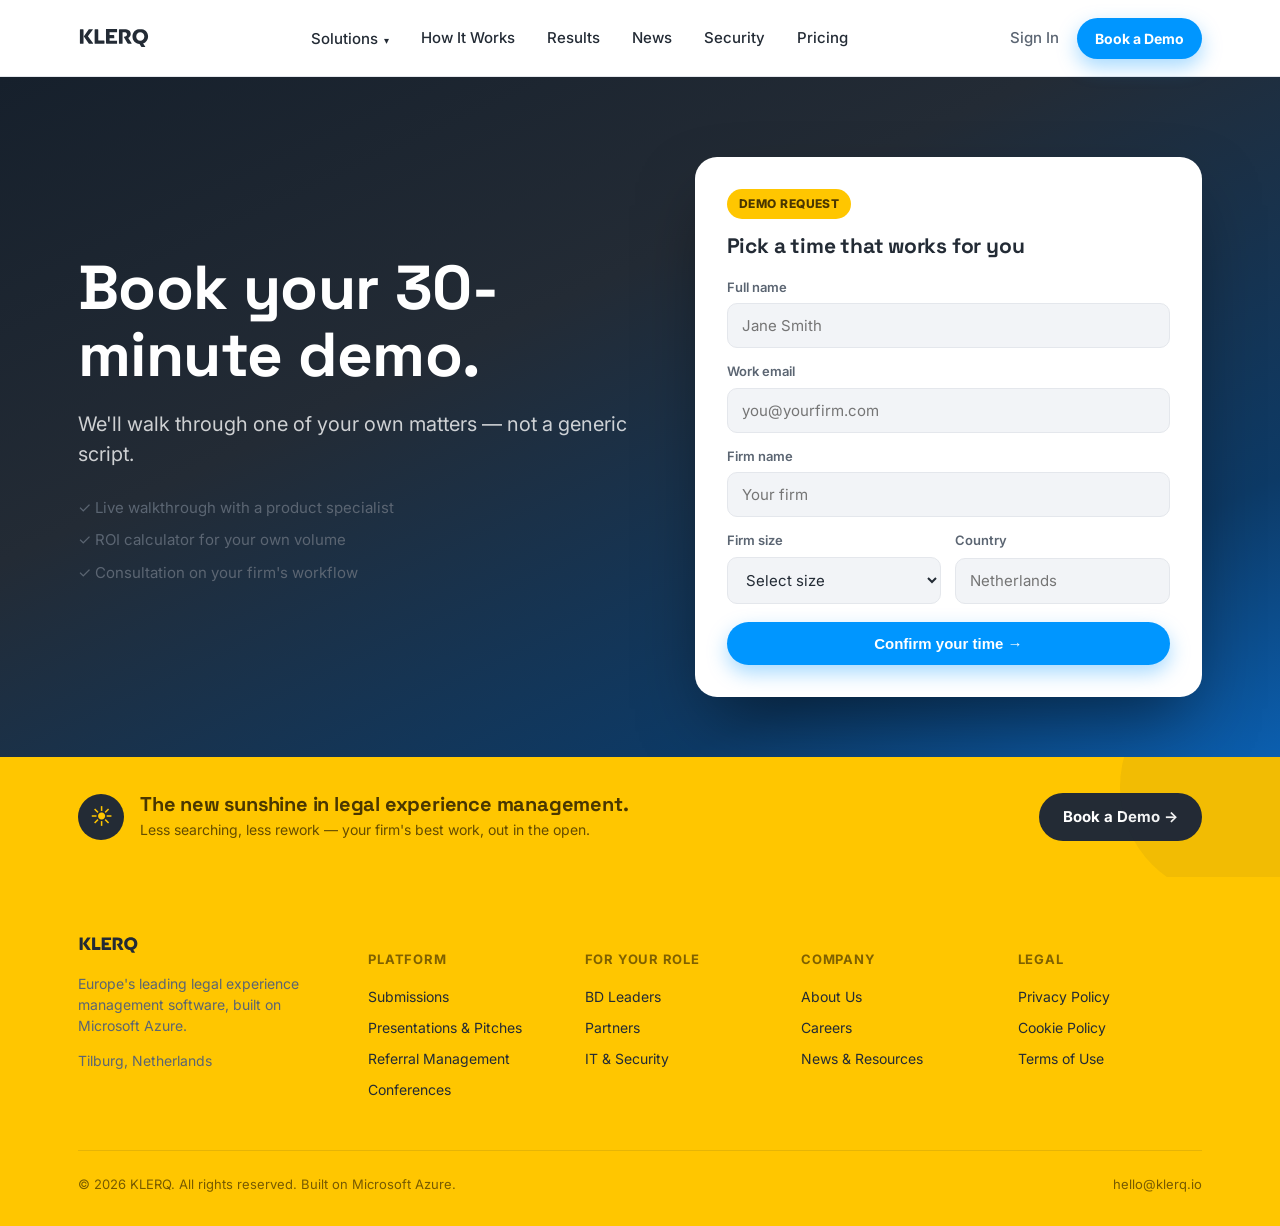
<file: book-a-demo.html>
<!doctype html>
<html lang="en">
<head>
<meta charset="UTF-8" />
<meta name="viewport" content="width=device-width, initial-scale=1.0" />
<title>Book a Demo | KLERQ</title>
<link rel="stylesheet" href="styles.css" />

</head>
<body>

<header class="site-header">
  <div class="wrap">
    <a href="index.html" class="logo"><img src="assets/klerq-logo.svg" alt="KLERQ" /></a>
    <nav class="nav">
      <div class="navlink-dropdown">
        <a class="navlink dropdown-trigger" href="solutions.html">Solutions <span class="caret">▾</span></a>
        <div class="dropdown-menu">
          <a href="solutions.html">All Solutions</a>
          <a href="solutions-submissions.html">Submissions</a>
          <a href="solutions-presentations.html">Presentations &amp; Pitches</a>
          <a href="solutions-referrals.html">Referral Management</a>
          <a href="solutions-conferences.html">Conferences</a>
        </div>
      </div>
      <a class="navlink" href="how-it-works.html">How It Works</a>
      <a class="navlink" href="results.html">Results</a>
      <a class="navlink" href="news.html">News</a>
      <a class="navlink" href="security.html">Security</a>
      <a class="navlink" href="pricing.html">Pricing</a>
    </nav>
    <div class="header-actions">
      <a class="signin" href="#">Sign In</a>
      <a class="btn btn-primary btn-sm" href="book-a-demo.html">Book a Demo</a>
      <button class="nav-toggle" aria-label="Open menu" aria-expanded="false"><span></span><span></span><span></span></button>
    </div>
  </div>
</header>
<div class="mobile-nav">
  <div class="wrap">
    <a href="solutions.html">Solutions</a>
    <a href="solutions-submissions.html" class="mobile-sub">Submissions</a>
    <a href="solutions-presentations.html" class="mobile-sub">Presentations &amp; Pitches</a>
    <a href="solutions-referrals.html" class="mobile-sub">Referral Management</a>
    <a href="solutions-conferences.html" class="mobile-sub">Conferences</a>
    <a href="how-it-works.html">How It Works</a>
    <a href="results.html">Results</a>
    <a href="news.html">News</a>
    <a href="security.html">Security</a>
    <a href="pricing.html">Pricing</a>
    <a href="#">Sign In</a>
    <a href="book-a-demo.html" class="mobile-cta">Book a Demo →</a>
  </div>
</div>


<section class="hero" style="padding-bottom:60px">
  <div class="wrap hero-grid">
    <div>
      <h1>Book your 30-minute demo.</h1>
      <p class="sub">We'll walk through one of your own matters — not a generic script.</p>
      <ul style="margin-top:28px;padding:0;list-style:none;font-size:15px;color:var(--text-soft)">
        <li style="margin-bottom:10px">✓ Live walkthrough with a product specialist</li>
        <li style="margin-bottom:10px">✓ ROI calculator for your own volume</li>
        <li style="margin-bottom:10px">✓ Consultation on your firm's workflow</li>
      </ul>
    </div>
    <form class="demo-form" onsubmit="return false">
      <span class="demo-form-badge">Demo request</span>
      <h3>Pick a time that works for you</h3>
      <label>Full name<input type="text" placeholder="Jane Smith" required /></label>
      <label>Work email<input type="email" placeholder="you@yourfirm.com" required /></label>
      <label>Firm name<input type="text" placeholder="Your firm" required /></label>
      <div class="demo-form-row">
        <label>Firm size
          <select required>
            <option value="" disabled selected>Select size</option>
            <option>1–20 lawyers</option>
            <option>21–100 lawyers</option>
            <option>101–500 lawyers</option>
            <option>500+ lawyers</option>
          </select>
        </label>
        <label>Country<input type="text" placeholder="Netherlands" required /></label>
      </div>
      <button class="btn btn-primary demo-form-submit" type="submit">Confirm your time →</button>
    </form>
  </div>
</section>

<div class="sunshine-band">
  <div class="wrap">
    <div class="sun-copy">
      <div class="sun-ico">☀</div>
      <div>
        <h3>The new sunshine in legal experience management.</h3>
        <p>Less searching, less rework — your firm's best work, out in the open.</p>
      </div>
    </div>
    <a class="btn btn-navy" href="book-a-demo.html">Book a Demo →</a>
  </div>
</div>
<footer>
  <div class="wrap">
    <div class="footer-grid">
      <div>
        <img src="assets/klerq-logo.svg" alt="KLERQ" style="height:24px;margin-bottom:16px" />
        <p style="color:var(--text-soft)">Europe's leading legal experience management software, built on Microsoft Azure.</p>
        <p style="color:var(--text-soft)">Tilburg, Netherlands</p>
      </div>
      <div>
        <h4>Platform</h4>
        <a href="solutions-submissions.html">Submissions</a>
        <a href="solutions-presentations.html">Presentations &amp; Pitches</a>
        <a href="solutions-referrals.html">Referral Management</a>
        <a href="solutions-conferences.html">Conferences</a>
      </div>
      <div>
        <h4>For your role</h4>
        <a href="for-bd-leaders.html">BD Leaders</a>
        <a href="for-partners.html">Partners</a>
        <a href="security.html">IT &amp; Security</a>
      </div>
      <div>
        <h4>Company</h4>
        <a href="#">About Us</a>
        <a href="#">Careers</a>
        <a href="news.html">News &amp; Resources</a>
      </div>
      <div>
        <h4>Legal</h4>
        <a href="#">Privacy Policy</a>
        <a href="#">Cookie Policy</a>
        <a href="#">Terms of Use</a>
      </div>
    </div>
    <div class="footer-bottom">
      <span>© 2026 KLERQ. All rights reserved. Built on Microsoft Azure.</span>
      <span>hello@klerq.io</span>
    </div>
  </div>
</footer>

<script src="nav.js" defer></script>
<script src="animate.js" defer></script>
</body>
</html>
</file>
<file: styles.css>
@import url('https://fonts.googleapis.com/css2?family=Space+Grotesk:wght@500;600;700&family=Inter:wght@400;500;600;700&display=swap');

:root {
  --navy: #232B35;
  --blue: #0096FF;
  --blue-dark: #0B5FB0;
  --yellow: #FFC600;
  --yellow-soft: #FFEEA7;
  --yellow-ink: #4A3700;
  --white: #FFFFFF;
  --grey-bg: #F2F4F7;
  --grey-line: #E4E7EC;
  --text-soft: #5B6572;
  --radius: 20px;
  --radius-sm: 12px;
  --maxw: 1180px;
}

* { box-sizing: border-box; }
html { scroll-behavior: smooth; }
body {
  margin: 0;
  font-family: 'Inter', -apple-system, sans-serif;
  color: var(--navy);
  background: var(--white);
  line-height: 1.5;
}
h1, h2, h3, .display {
  font-family: 'Space Grotesk', sans-serif;
  color: var(--navy);
  line-height: 1.08;
  letter-spacing: -0.01em;
  margin: 0;
}
a { text-decoration: none; color: inherit; }
img { max-width: 100%; display: block; }
.wrap { max-width: var(--maxw); margin: 0 auto; padding: 0 28px; }
.eyebrow {
  display: inline-flex;
  align-items: center;
  gap: 8px;
  font-size: 13px;
  font-weight: 700;
  letter-spacing: 0.08em;
  text-transform: uppercase;
  color: var(--blue-dark);
  margin-bottom: 14px;
}
.eyebrow::before {
  content: "";
  width: 8px; height: 8px;
  border-radius: 2px;
  background: var(--blue);
  display: inline-block;
}

/* ---------- Header ---------- */
.site-header {
  position: sticky;
  top: 0;
  z-index: 50;
  background: rgba(255,255,255,0.88);
  backdrop-filter: blur(10px);
  border-bottom: 1px solid var(--grey-line);
}
.site-header .wrap {
  display: flex;
  align-items: center;
  justify-content: space-between;
  height: 76px;
}
.logo img { height: 28px; width: auto; }
.nav {
  display: flex;
  align-items: center;
  gap: 4px;
}
.nav a.navlink {
  font-size: 15px;
  font-weight: 500;
  color: var(--navy);
  position: relative;
  padding: 8px 14px;
  border-radius: 999px;
  transition: background .15s ease, color .15s ease;
}
.nav a.navlink:hover { color: var(--blue-dark); background: rgba(0,150,255,0.08); }
.header-actions { display: flex; align-items: center; gap: 18px; }

/* ---------- Nav dropdown ---------- */
.navlink-dropdown { position: relative; }
.navlink-dropdown .caret { display: inline-block; font-size: 10px; margin-left: 2px; transition: transform .2s ease; }
.navlink-dropdown:hover .caret, .navlink-dropdown.open .caret { transform: rotate(180deg); }
.dropdown-menu {
  position: absolute;
  top: calc(100% + 10px);
  left: 50%;
  transform: translate(-50%, 8px);
  background: var(--white);
  border-radius: var(--radius-sm);
  box-shadow: 0 20px 44px rgba(35,43,53,0.18);
  padding: 8px;
  min-width: 230px;
  display: flex;
  flex-direction: column;
  gap: 2px;
  opacity: 0;
  visibility: hidden;
  pointer-events: none;
  transition: opacity .18s ease, transform .18s ease;
  z-index: 60;
}
.navlink-dropdown:hover .dropdown-menu,
.navlink-dropdown.open .dropdown-menu {
  opacity: 1;
  visibility: visible;
  pointer-events: auto;
  transform: translate(-50%, 0);
}
.dropdown-menu a {
  padding: 10px 14px;
  border-radius: 8px;
  font-size: 14px;
  font-weight: 600;
  color: var(--navy);
  white-space: nowrap;
  transition: background .15s ease, color .15s ease;
}
.dropdown-menu a:hover { background: var(--grey-bg); color: var(--blue-dark); }
.mobile-nav a.mobile-sub { padding-left: 24px; font-size: 14px; color: var(--text-soft); }

/* ---------- Mobile nav ---------- */
.nav-toggle {
  display: none;
  flex-direction: column;
  justify-content: center;
  gap: 5px;
  width: 38px; height: 38px;
  border-radius: 10px;
  border: 1px solid var(--grey-line);
  background: var(--white);
  cursor: pointer;
  padding: 0;
}
.nav-toggle span {
  display: block;
  width: 18px; height: 2px;
  margin: 0 auto;
  background: var(--navy);
  border-radius: 2px;
  transition: transform .2s ease, opacity .2s ease;
}
.nav-toggle.is-open span:nth-child(1) { transform: translateY(7px) rotate(45deg); }
.nav-toggle.is-open span:nth-child(2) { opacity: 0; }
.nav-toggle.is-open span:nth-child(3) { transform: translateY(-7px) rotate(-45deg); }
.mobile-nav {
  display: none;
  max-height: 0;
  overflow: hidden;
  background: var(--white);
  border-bottom: 1px solid var(--grey-line);
  transition: max-height .25s ease;
}
.mobile-nav.is-open { max-height: min(600px, 80vh); overflow-y: auto; }
.mobile-nav .wrap { display: flex; flex-direction: column; padding: 8px 28px 20px; }
.mobile-nav a {
  padding: 13px 0;
  font-size: 16px;
  font-weight: 600;
  color: var(--navy);
  border-bottom: 1px solid var(--grey-line);
}
.mobile-nav a.mobile-cta { color: var(--blue-dark); }
.header-actions .signin { font-size: 15px; font-weight: 500; color: var(--text-soft); }

/* ---------- Buttons ---------- */
.btn {
  display: inline-flex;
  align-items: center;
  gap: 8px;
  font-weight: 700;
  font-size: 15px;
  padding: 13px 24px;
  border-radius: 999px;
  border: none;
  cursor: pointer;
  transition: transform .15s ease, box-shadow .15s ease;
  white-space: nowrap;
}
.btn-primary {
  background: var(--blue);
  color: var(--white);
  box-shadow: 0 8px 20px rgba(0,150,255,0.35);
}
.btn-primary:hover { transform: translateY(-2px); box-shadow: 0 12px 26px rgba(0,150,255,0.45); }
.btn-ghost {
  background: transparent;
  color: var(--navy);
  border: 1.5px solid var(--grey-line);
}
.btn-ghost:hover { border-color: var(--navy); }
.btn-on-dark { background: var(--white); color: var(--navy); }
.btn-sm { padding: 10px 18px; font-size: 14px; }

/* ---------- Hero ---------- */
.hero {
  position: relative;
  overflow: hidden;
  padding: 80px 0 100px;
  background: linear-gradient(155deg, #16202c 0%, var(--navy) 38%, #0d3a66 78%, var(--blue-dark) 100%);
  color: var(--white);
  isolation: isolate;
}
.hero-blob {
  position: absolute;
  border-radius: 50%;
  filter: blur(70px);
  opacity: 0.55;
  z-index: -1;
  animation: blobDrift 16s ease-in-out infinite alternate;
}
.hero-blob-1 { width: 480px; height: 480px; background: var(--blue); top: -160px; left: -120px; animation-duration: 18s; }
.hero-blob-2 { width: 380px; height: 380px; background: var(--yellow); bottom: -140px; left: 30%; opacity: 0.35; animation-duration: 22s; animation-delay: -4s; }
.hero-blob-3 { width: 420px; height: 420px; background: #4ac6ff; top: 10%; right: -160px; opacity: 0.4; animation-duration: 20s; animation-delay: -9s; }
@keyframes blobDrift {
  0% { transform: translate(0, 0) scale(1); }
  50% { transform: translate(40px, -30px) scale(1.12); }
  100% { transform: translate(-30px, 25px) scale(0.95); }
}
.hero-wave { position: absolute; left: 0; right: 0; bottom: -1px; line-height: 0; z-index: 1; }
.hero-wave svg { width: 100%; height: auto; display: block; }
.hero-grid {
  display: grid;
  grid-template-columns: 1.05fr 0.95fr;
  gap: 56px;
  align-items: center;
  position: relative;
  z-index: 2;
}
.hero-badge {
  display: inline-flex;
  align-items: center;
  gap: 12px;
  color: var(--yellow);
  font-size: 24px;
  font-weight: 800;
  letter-spacing: 0.01em;
  margin-bottom: 28px;
}
.hero-badge .badge-ico {
  width: 34px; height: 34px;
  border-radius: 50%;
  background: var(--yellow);
  color: var(--yellow-ink);
  display: inline-flex; align-items: center; justify-content: center;
  font-size: 17px;
  flex: none;
}
.hero-grid .hero-badge { margin-bottom: 22px; }
.hero h1 {
  font-size: 62px;
  font-weight: 700;
  color: var(--white);
}
.hero h1 .hl {
  background: linear-gradient(104deg, rgba(255,198,0,0) 0.9%, rgba(255,198,0,.92) 2.4%, rgba(255,198,0,.92) 97%, rgba(255,198,0,0) 98%);
  color: var(--navy);
  padding: 0 6px;
  border-radius: 4px;
  box-decoration-break: clone;
  -webkit-box-decoration-break: clone;
}
.hero .sub {
  font-size: 20px;
  color: rgba(255,255,255,0.78);
  max-width: 560px;
  margin-top: 20px;
}
.hero-ctas { display: flex; align-items: center; gap: 22px; margin-top: 32px; flex-wrap: wrap; }
.watch-link { display: inline-flex; align-items: center; gap: 10px; font-weight: 600; font-size: 15px; color: var(--white); }
.watch-link .play {
  width: 34px; height: 34px; border-radius: 50%;
  background: var(--yellow); color: var(--navy);
  display: inline-flex; align-items: center; justify-content: center;
  font-size: 12px;
}
@keyframes heroRise { from { opacity: 0; transform: translateY(18px); } to { opacity: 1; transform: translateY(0); } }
@keyframes heroFadeIn { from { opacity: 0; } to { opacity: 1; } }
.hero-badge, .hero h1, .hero .sub, .hero-ctas { animation: heroRise .7s ease both; }
.hero-badge { animation-delay: .05s; }
.hero h1 { animation-delay: .15s; }
.hero .sub { animation-delay: .28s; }
.hero-ctas { animation-delay: .4s; }
.hero-grid .hero-photo { animation: floatSlow3 6.5s ease-in-out infinite, heroFadeIn .8s ease .25s both; }
@media (prefers-reduced-motion: reduce) {
  .hero-badge, .hero h1, .hero .sub, .hero-ctas { animation: none; }
}
@media (prefers-reduced-motion: reduce) {
  .hero-blob { animation: none !important; }
}

/* ---------- Compact client logo strip ---------- */
.logo-strip { padding: 44px 0; }
.logo-strip .strip-label {
  text-align: center;
  font-size: 12px;
  font-weight: 700;
  letter-spacing: 0.08em;
  text-transform: uppercase;
  color: var(--text-soft);
  margin-bottom: 28px;
}
.logo-strip .strip-row {
  display: flex;
  align-items: center;
  justify-content: center;
  flex-wrap: wrap;
  gap: 48px;
  row-gap: 20px;
}
.logo-strip .mark {
  display: inline-flex;
  align-items: center;
  gap: 8px;
  font-family: 'Space Grotesk', sans-serif;
  font-weight: 700;
  font-size: 23px;
  color: var(--navy);
  opacity: 0.85;
  transition: opacity .2s ease, transform .2s ease;
  letter-spacing: -0.01em;
  white-space: nowrap;
}
.logo-strip .mark:hover { opacity: 1; transform: translateY(-2px); }
.logo-strip .mark .ring {
  width: 22px; height: 22px;
  border-radius: 50%;
  border: 2.5px solid currentColor;
  flex-shrink: 0;
}
.logo-strip .mark .txt { display: flex; flex-direction: column; line-height: 1.05; }
.logo-strip .mark .sub { display: block; font-size: 9px; font-weight: 700; letter-spacing: 0.16em; opacity: 0.65; margin-top: 2px; }
.logo-strip .mark.serif { font-family: 'Georgia', 'Times New Roman', serif; font-weight: 400; font-style: italic; font-size: 24px; }
.logo-strip .mark.condensed { font-stretch: condensed; letter-spacing: -0.02em; }
.logo-strip .mark.accent-red { color: #C8272C; opacity: 1; }
.logo-strip .mark.lower { text-transform: lowercase; font-weight: 800; }

/* ---------- Generic section ---------- */
section { padding: 60px 0; }
.section-head { max-width: 640px; margin-bottom: 32px; }
.section-head h2 { font-size: 34px; font-weight: 700; }
.section-head p { color: var(--text-soft); font-size: 17px; margin-top: 14px; }
.section-grey {
  background:
    radial-gradient(640px 320px at 100% 0%, rgba(0,150,255,0.07), transparent 60%),
    radial-gradient(520px 280px at 0% 100%, rgba(255,238,167,0.35), transparent 60%),
    var(--grey-bg);
}
.section-tint {
  background:
    radial-gradient(700px 360px at 0% 0%, rgba(0,150,255,0.08), transparent 55%),
    var(--white);
}

/* ---------- Workflow steps (connected timeline, not boxes) ---------- */
.flow-row {
  display: grid;
  grid-template-columns: repeat(4, 1fr);
  gap: 20px;
  position: relative;
  padding-top: 8px;
}
.flow-row::before {
  content: "";
  position: absolute;
  top: 28px;
  left: 12.5%;
  right: 12.5%;
  height: 2px;
  background: repeating-linear-gradient(90deg, var(--grey-line) 0 10px, transparent 10px 18px);
  z-index: 0;
}
.flow-step {
  background: transparent;
  border: none;
  padding: 0 14px;
  position: relative;
  text-align: center;
  z-index: 1;
}
.flow-step .num {
  width: 48px; height: 48px;
  border-radius: 50%;
  background: var(--navy);
  color: var(--white);
  display: flex; align-items: center; justify-content: center;
  font-weight: 700; font-size: 16px;
  margin: 0 auto 18px;
  box-shadow: 0 0 0 6px var(--white);
  transition: transform .2s ease, background .2s ease;
}
.flow-step:nth-child(2) .num { background: var(--blue); }
.flow-step:nth-child(3) .num { background: var(--blue-dark); }
.flow-step:nth-child(4) .num { background: var(--yellow); color: var(--yellow-ink); }
.flow-step:hover .num { transform: scale(1.1) rotate(-6deg); }
.flow-step h3 { font-size: 17px; margin-bottom: 8px; }
.flow-step p { font-size: 14px; color: var(--text-soft); margin: 0; }
.flow-note { font-size: 13px; color: var(--text-soft); margin-top: 28px; font-style: italic; text-align: center; }
@media (max-width: 900px) {
  .flow-row::before { display: none; }
}

/* ---------- Pillars ---------- */
.pillars {
  display: grid;
  grid-template-columns: repeat(4, 1fr);
  gap: 20px;
}
.pillars.pillars-3 { grid-template-columns: repeat(3, 1fr); }
.pillar-card {
  border-radius: var(--radius);
  padding: 30px 24px;
  background: var(--white);
  border: none;
  box-shadow: 0 2px 16px rgba(35,43,53,0.06);
  transition: transform .25s ease, box-shadow .25s ease;
}
.pillar-card:nth-child(odd) { transform: translateY(-10px); }
.pillar-card:hover { transform: translateY(-16px) rotate(-1deg); box-shadow: 0 24px 46px rgba(35,43,53,0.14); }
.pillar-card:nth-child(odd):hover { transform: translateY(-24px) rotate(1deg); }
.pillar-card .ico {
  width: 54px; height: 54px;
  border-radius: 42% 58% 65% 35% / 55% 45% 55% 45%;
  display: flex; align-items: center; justify-content: center;
  margin-bottom: 18px; font-size: 22px; color: var(--white);
  transition: border-radius .3s ease;
}
.pillar-card:hover .ico { border-radius: 60% 40% 35% 65% / 45% 55% 45% 55%; }
.pillar-card h3 { font-size: 18px; margin-bottom: 8px; }
.pillar-card p { font-size: 14px; color: var(--text-soft); margin-bottom: 16px; }
.pillar-card .explore { font-weight: 700; font-size: 14px; color: var(--blue-dark); }
.sub-features { list-style: none; margin: 0 0 16px; padding: 0; }
.sub-features li { font-size: 13px; color: var(--text-soft); padding-left: 18px; position: relative; margin-bottom: 6px; }
.sub-features li::before { content: "✓"; position: absolute; left: 0; color: var(--blue-dark); font-weight: 700; font-size: 12px; }

/* ---------- Differentiators ("not just another platform") ---------- */
.diff-card { text-align: left; }
.diff-card .diff-num {
  width: 40px; height: 40px;
  border-radius: 12px;
  background: var(--navy);
  color: var(--yellow);
  display: flex; align-items: center; justify-content: center;
  font-weight: 700; font-size: 17px;
  margin-bottom: 16px;
  font-family: 'Space Grotesk', sans-serif;
}
.diff-card h3 { font-size: 18px; margin-bottom: 8px; }
.diff-card p { font-size: 14px; color: var(--text-soft); margin: 0; }

/* ---------- Split section: two bold colour panels, not a plain list ---------- */
.split-grid {
  display: grid;
  grid-template-columns: 1fr 1fr;
  gap: 24px;
  align-items: stretch;
}
.split-panel {
  border-radius: 28px;
  padding: 48px 40px;
  position: relative;
  overflow: hidden;
}
.split-panel.light {
  background: var(--white);
  box-shadow: 0 2px 20px rgba(35,43,53,0.07);
}
.split-panel.dark {
  background: linear-gradient(150deg, var(--navy) 0%, #15386b 100%);
  color: var(--white);
}
.split-panel.dark::after {
  content: "";
  position: absolute;
  right: -60px; bottom: -80px;
  width: 220px; height: 220px;
  border-radius: 50%;
  background: rgba(0,150,255,0.18);
  filter: blur(10px);
}
.split-panel h3 {
  font-size: 26px;
  font-weight: 700;
  margin-bottom: 6px;
  position: relative;
  z-index: 1;
}
.split-panel.dark h3 { color: var(--white); }
.split-panel .split-sub {
  font-size: 14px;
  color: var(--text-soft);
  margin-bottom: 30px;
  position: relative;
  z-index: 1;
}
.split-panel.dark .split-sub { color: rgba(255,255,255,0.65); }

.compact-list { display: flex; flex-direction: column; gap: 6px; position: relative; z-index: 1; }
.compact-item {
  display: flex;
  align-items: flex-start;
  gap: 16px;
  padding: 14px;
  border-radius: 16px;
  margin: 0 -14px;
  transition: background .2s ease, transform .2s ease;
}
.light .compact-item:hover { background: var(--grey-bg); transform: translateX(4px); }
.dark .compact-item:hover { background: rgba(255,255,255,0.08); transform: translateX(4px); }
.ico-sm {
  width: 42px; height: 42px;
  border-radius: 40% 60% 60% 40% / 55% 45% 55% 45%;
  display: flex; align-items: center; justify-content: center;
  color: var(--white);
  font-size: 18px;
  font-weight: 700;
  flex-shrink: 0;
  font-family: 'Space Grotesk', sans-serif;
  transition: border-radius .3s ease;
}
.compact-item:hover .ico-sm { border-radius: 60% 40% 35% 65% / 45% 55% 45% 55%; }
.dark .ico-sm {
  background: transparent !important;
  color: var(--yellow);
  font-size: 22px;
  border: 2px solid rgba(255,198,0,0.4);
  border-radius: 12px !important;
}
.compact-item .body strong { display: block; font-size: 15px; color: var(--navy); margin-bottom: 3px; }
.dark .compact-item .body strong { color: var(--white); }
.compact-item .body span { display: block; font-size: 13px; color: var(--text-soft); line-height: 1.5; }
.dark .compact-item .body span { color: rgba(255,255,255,0.68); }
.compact-item .body a.explore { font-size: 13px; font-weight: 700; color: var(--blue-dark); margin-top: 8px; display: inline-block; }
@media (max-width: 900px) {
  .split-grid { grid-template-columns: 1fr; gap: 24px; }
  .split-panel { padding: 36px 26px; }
}

/* ---------- Big stat band ---------- */
.stat-band {
  background: var(--navy);
  color: var(--white);
}
.stat-band-grid {
  display: grid;
  grid-template-columns: repeat(5, 1fr);
  gap: 24px;
  text-align: center;
}
.stat-band-grid .big-stat-num {
  font-family: 'Space Grotesk', sans-serif;
  font-size: 34px;
  font-weight: 700;
  color: var(--yellow);
  white-space: nowrap;
}
.stat-band-grid .big-stat-label {
  font-size: 14px;
  color: rgba(255,255,255,0.72);
  margin-top: 6px;
}

/* ---------- Role band ---------- */
.role-grid {
  display: grid;
  grid-template-columns: repeat(4, 1fr);
  gap: 18px;
  padding: 10px 0 18px;
}
.role-card {
  border-radius: var(--radius-sm);
  padding: 22px;
  background: var(--navy);
  color: var(--white);
  transition: transform .2s ease, box-shadow .2s ease;
  box-shadow: 0 10px 24px rgba(35,43,53,0.12);
}
.role-card:nth-child(1) { transform: rotate(-2deg); }
.role-card:nth-child(2) { transform: rotate(1.5deg); }
.role-card:nth-child(3) { transform: rotate(-1.5deg); }
.role-card:nth-child(4) { transform: rotate(2deg); }
.role-card:hover { transform: rotate(0deg) translateY(-6px) scale(1.03); box-shadow: 0 20px 36px rgba(35,43,53,0.22); z-index: 2; }
.role-card .tag { font-size: 12px; font-weight: 700; text-transform: uppercase; letter-spacing: 0.06em; color: var(--yellow); margin-bottom: 10px; }
.role-card p { font-size: 15px; font-weight: 600; margin: 0 0 14px; }
.role-card a { font-size: 13px; font-weight: 700; color: var(--white); border-bottom: 2px solid var(--blue); padding-bottom: 2px; }

/* ---------- Results ---------- */
.results-grid {
  display: grid;
  grid-template-columns: 1fr 1fr;
  gap: 24px;
  margin-bottom: 44px;
}
.quote-card {
  background: var(--white);
  border: 1px solid var(--grey-line);
  border-radius: var(--radius);
  padding: 28px;
  position: relative;
  overflow: hidden;
}
.quote-card::before {
  content: "\201C";
  position: absolute;
  top: -18px; left: 16px;
  font-family: 'Space Grotesk', sans-serif;
  font-size: 110px;
  color: var(--grey-bg);
  z-index: 0;
  line-height: 1;
}
.quote-card p.q { font-size: 16px; margin: 0 0 20px; position: relative; z-index: 1; }
.quote-who { display: flex; align-items: center; gap: 12px; position: relative; z-index: 1; }
.avatar {
  width: 48px; height: 48px;
  border-radius: 50%;
  display: flex; align-items: center; justify-content: center;
  flex-shrink: 0;
  box-shadow: 0 6px 14px rgba(35,43,53,0.18);
  overflow: hidden;
  background-size: cover;
  background-position: center;
}
.avatar svg { width: 24px; height: 24px; }
.avatar-blue { background: linear-gradient(135deg, var(--blue), var(--navy)); }
.avatar-yellow { background: linear-gradient(135deg, #FFD966, var(--blue-dark)); }
.avatar-navy { background: linear-gradient(135deg, #334155, var(--navy)); }
.avatar-lg { width: 64px; height: 64px; }

/* ---------- Stock photography ---------- */
.hero-photo {
  position: relative;
  border-radius: 24px;
  overflow: hidden;
  box-shadow: 0 30px 70px -18px rgba(0,0,0,0.55);
  aspect-ratio: 4 / 3.1;
  animation: floatSlow3 6.5s ease-in-out infinite;
}
@keyframes floatSlow3 {
  0%, 100% { transform: rotate(2deg) translateY(0); }
  50% { transform: rotate(2deg) translateY(-14px); }
}
@media (prefers-reduced-motion: reduce) { .hero-photo, .hero-grid .hero-photo { animation: none; } }
.hero-photo img { width: 100%; height: 100%; object-fit: cover; }
.hero-photo .photo-badge {
  position: absolute;
  left: 18px; bottom: 18px;
  background: rgba(35,43,53,0.82);
  backdrop-filter: blur(6px);
  color: var(--white);
  padding: 10px 16px;
  border-radius: 12px;
  font-size: 13px;
  font-weight: 700;
  display: flex;
  align-items: center;
  gap: 8px;
}
.hero-photo .photo-badge .dot-y { width: 8px; height: 8px; border-radius: 50%; background: var(--yellow); }
.photo-card {
  border-radius: var(--radius);
  overflow: hidden;
  aspect-ratio: 16/10;
}
.photo-card img { width: 100%; height: 100%; object-fit: cover; display: block; }
.role-photo {
  width: 44px; height: 44px;
  border-radius: 50%;
  object-fit: cover;
  margin-bottom: 14px;
  box-shadow: 0 0 0 3px rgba(255,255,255,0.18);
}
.who-name { font-size: 14px; font-weight: 700; color: var(--navy); }
.who-role { font-size: 13px; color: var(--text-soft); }
.stat-chips { display: flex; gap: 16px; flex-wrap: wrap; }
.stat-chip {
  background: var(--grey-bg);
  border-radius: 999px;
  padding: 10px 20px;
  font-size: 14px;
  font-weight: 700;
}
.stat-chip.chip-blue { background: rgba(0,150,255,0.12); color: var(--blue-dark); }
.stat-chip.chip-yellow { background: var(--yellow); color: #6b5300; }
.stat-chip.chip-navy { background: var(--navy); color: var(--white); }

/* ---------- Security band ---------- */
.security-band {
  background: var(--navy);
  color: var(--white);
}
.security-band .section-head p { color: rgba(255,255,255,0.65); }
.security-band .section-head h2 { color: var(--white); }
.security-cta-merge {
  margin-top: 56px;
  padding-top: 48px;
  border-top: 1px solid rgba(255,255,255,0.15);
  text-align: center;
}
.security-cta-merge h2 { color: var(--white); font-size: 32px; margin: 0; }
.security-cta-merge p { color: rgba(255,255,255,0.75); font-size: 16px; margin: 14px 0 0; }
.security-cta-merge .cta-stats { max-width: 720px; margin: 32px auto 30px; padding-bottom: 28px; border-bottom: 1px solid rgba(255,255,255,0.15); }
.security-cta-merge .cta-stats .big-stat-num { font-size: 28px; }
.security-cta-merge .cta-stats .big-stat-label { font-size: 12px; }
.security-cta-merge .micro { margin-top: 16px; font-size: 13px; color: rgba(255,255,255,0.6); }
.sec-grid {
  display: grid;
  grid-template-columns: repeat(4, 1fr);
  gap: 20px;
}
.sec-card {
  background: rgba(255,255,255,0.06);
  border: 1px solid rgba(255,255,255,0.12);
  border-radius: var(--radius);
  padding: 24px;
}
.sec-card h3 { font-size: 16px; color: var(--white); margin-bottom: 8px; }
.sec-card p { font-size: 13px; color: rgba(255,255,255,0.65); margin: 0; }
.sec-card ul { list-style: none; margin: 14px 0 0; padding: 0; }
.sec-card ul li { font-size: 12.5px; color: rgba(255,255,255,0.7); padding-left: 18px; position: relative; margin-bottom: 7px; }
.sec-card ul li::before { content: "✓"; position: absolute; left: 0; color: var(--yellow); font-weight: 700; }
.badge-row { display: flex; gap: 14px; flex-wrap: wrap; }
.compliance-docs { display: flex; gap: 16px; flex-wrap: wrap; margin-top: 24px; }
.compliance-doc {
  display: flex; align-items: center; gap: 12px;
  background: var(--white);
  border-radius: var(--radius-sm);
  padding: 16px 20px;
  box-shadow: 0 10px 24px rgba(35,43,53,0.08);
  font-weight: 700; font-size: 14px; color: var(--navy);
  transition: transform .2s ease, box-shadow .2s ease;
}
.compliance-doc:hover { transform: translateY(-4px); box-shadow: 0 16px 32px rgba(35,43,53,0.14); }
.compliance-doc .doc-ico {
  width: 38px; height: 38px; border-radius: 10px;
  background: var(--grey-bg); color: var(--blue-dark);
  display: flex; align-items: center; justify-content: center; font-size: 16px; flex: none;
}

/* ---------- Final CTA ---------- */
.final-cta {
  background: linear-gradient(120deg, var(--navy) 0%, #15386b 60%, var(--blue-dark) 100%);
  color: var(--white);
  border-radius: 28px;
  padding: 64px 56px;
  margin: 0 28px;
  text-align: center;
  position: relative;
  overflow: hidden;
}
.final-cta h2 { color: var(--white); font-size: 36px; }
.final-cta p { color: rgba(255,255,255,0.75); font-size: 17px; margin: 16px 0 32px; }
.final-cta .micro { margin-top: 18px; font-size: 13px; color: rgba(255,255,255,0.6); }
.final-cta .cta-stats {
  max-width: 720px;
  margin: 0 auto 34px;
  padding-bottom: 30px;
  border-bottom: 1px solid rgba(255,255,255,0.15);
}
.final-cta .cta-stats .big-stat-num { font-size: 30px; }
.final-cta .cta-stats .big-stat-label { font-size: 12px; }
.final-cta-split {
  display: grid;
  grid-template-columns: 1.1fr 0.9fr;
  gap: 48px;
  align-items: center;
  text-align: left;
}
.final-cta-split .final-cta-copy { text-align: left; }
.final-cta-split .cta-stats {
  max-width: none;
  margin: 0 0 24px;
  padding-bottom: 0;
  border-bottom: none;
}
.final-cta-split .stat-band-grid { grid-template-columns: repeat(2, 1fr); gap: 22px 20px; text-align: left; }
.final-cta-split .micro { margin-top: 0; }
.demo-form {
  background: var(--white);
  border-radius: 22px;
  padding: 32px;
  box-shadow: 0 30px 70px -18px rgba(0,0,0,0.5);
  display: grid;
  gap: 14px;
  position: relative;
  z-index: 2;
}
.demo-form-badge {
  display: inline-block;
  background: var(--yellow);
  color: var(--yellow-ink);
  font-size: 12px;
  font-weight: 800;
  text-transform: uppercase;
  letter-spacing: 0.04em;
  padding: 6px 12px;
  border-radius: 999px;
  justify-self: start;
}
.demo-form h3 { color: var(--navy); font-size: 21px; margin: 2px 0 6px; }
.demo-form label {
  display: grid;
  gap: 6px;
  font-size: 13px;
  font-weight: 600;
  color: var(--text-soft);
}
.demo-form input, .demo-form select {
  font-family: inherit;
  font-size: 15px;
  color: var(--navy);
  padding: 12px 14px;
  border-radius: 10px;
  border: 1.5px solid var(--grey-line);
  background: var(--grey-bg);
  width: 100%;
}
.demo-form input:focus, .demo-form select:focus {
  outline: none;
  border-color: var(--blue);
  background: var(--white);
}
.demo-form-row { display: grid; grid-template-columns: 1fr 1fr; gap: 14px; }
.demo-form-submit { justify-content: center; width: 100%; margin-top: 4px; }
.demo-form-note { font-size: 12px; color: var(--text-soft); text-align: center; }

/* ---------- Footer ---------- */
.sunshine-band {
  background: var(--yellow);
  color: var(--yellow-ink);
  position: relative;
  overflow: hidden;
}
.sunshine-band .wrap {
  display: flex;
  align-items: center;
  justify-content: space-between;
  gap: 28px;
  padding: 36px 28px;
  flex-wrap: wrap;
}
.sunshine-band .sun-copy { display: flex; align-items: center; gap: 16px; max-width: 620px; }
.sunshine-band .sun-ico {
  width: 46px; height: 46px;
  border-radius: 50%;
  background: var(--navy);
  color: var(--yellow);
  display: flex; align-items: center; justify-content: center;
  font-size: 22px;
  flex-shrink: 0;
}
.sunshine-band h3 { font-size: 20px; font-weight: 700; color: var(--yellow-ink); margin: 0; }
.sunshine-band p { font-size: 14px; color: var(--yellow-ink); opacity: 0.85; margin: 4px 0 0; }
.sunshine-band::after {
  content: "";
  position: absolute;
  right: -60px; top: -80px;
  width: 220px; height: 220px;
  border-radius: 50%;
  background: rgba(35,43,53,0.06);
}
.sunshine-band .btn-navy {
  background: var(--navy);
  color: var(--white);
  flex-shrink: 0;
}
footer { background: var(--yellow); padding: 56px 0 32px; position: relative; }
.footer-grid { display: grid; grid-template-columns: 1.4fr repeat(4, 1fr); gap: 32px; margin-bottom: 40px; }
.footer-grid h4 { font-size: 13px; text-transform: uppercase; letter-spacing: 0.06em; color: var(--yellow-ink); opacity: 0.7; margin-bottom: 16px; }
.footer-grid a, .footer-grid p { font-size: 14px; color: var(--navy); display: block; margin-bottom: 10px; }
.footer-grid a:hover { color: var(--blue-dark); }
.footer-bottom { display: flex; justify-content: space-between; font-size: 13px; color: var(--yellow-ink); opacity: 0.75; border-top: 1px solid rgba(35,43,53,0.15); padding-top: 24px; flex-wrap: wrap; gap: 12px; }

/* ---------- breadcrumb ---------- */
.breadcrumb { font-size: 13px; color: var(--text-soft); margin-bottom: 18px; }
.breadcrumb b { color: var(--navy); }
.hero .breadcrumb { color: rgba(255,255,255,0.6); }
.hero .breadcrumb a { color: rgba(255,255,255,0.85); }
.hero .breadcrumb b { color: var(--white); }

/* ---------- Directory chips ---------- */
.dir-chips { display: flex; flex-wrap: wrap; gap: 12px; }
.dir-chip { background: var(--white); border: 1px solid var(--grey-line); border-radius: 999px; padding: 10px 18px; font-weight: 600; font-size: 14px; }
.dir-chip.more { background: var(--navy); color: var(--white); border-color: var(--navy); }

/* ---------- Columns ---------- */
.col3 { display: grid; grid-template-columns: repeat(3,1fr); gap: 24px; }
.col3 .col h4 { font-size: 13px; text-transform: uppercase; letter-spacing: .06em; color: var(--blue-dark); margin-bottom: 14px; }
.col3 .col div { font-size: 14px; margin-bottom: 8px; color: var(--navy); font-weight: 500; }

/* ---------- ROI card ---------- */
.roi-card {
  background: var(--white);
  border: 1px solid var(--grey-line);
  border-radius: var(--radius);
  padding: 36px;
  display: grid;
  grid-template-columns: 1fr 1fr;
  gap: 32px;
  align-items: center;
}
.roi-inputs label { font-size: 13px; font-weight: 700; color: var(--text-soft); display:block; margin-bottom: 6px;}
.roi-inputs .field { margin-bottom: 18px; }
.roi-inputs input[type=range] { width: 100%; accent-color: var(--blue); }
.roi-result { background: var(--grey-bg); border-radius: var(--radius-sm); padding: 26px; text-align: center; }
.roi-result .big { font-family: 'Space Grotesk', sans-serif; font-size: 44px; font-weight: 700; color: var(--blue-dark); }
.roi-result .label { font-size: 13px; color: var(--text-soft); margin-top: 6px; }
.roi-disclaimer { grid-column: 1 / -1; font-size: 12px; color: var(--text-soft); font-style: italic; }

/* ---------- Timeline strip ---------- */
.timeline { display: flex; align-items: stretch; gap: 0; }
.timeline .tstep { flex: 1; text-align: center; padding: 20px 10px; position: relative; }
.timeline .tstep:not(:last-child)::after {
  content: "";
  position: absolute; top: 28px; right: -4px;
  width: 24px; height: 2px; background: var(--grey-line);
}
.timeline .tdot { width: 44px; height: 44px; border-radius: 50%; background: var(--navy); color: var(--white); display:flex;align-items:center;justify-content:center; margin: 0 auto 10px; font-weight: 700; font-family: 'Space Grotesk', sans-serif;}
/* ---------- News ---------- */
.news-grid { display: grid; grid-template-columns: repeat(2, 1fr); gap: 24px; }
.news-card {
  background: var(--white);
  border-radius: var(--radius);
  overflow: hidden;
  box-shadow: 0 2px 16px rgba(35,43,53,0.06);
  transition: transform .2s ease, box-shadow .2s ease;
}
.news-card:hover { transform: translateY(-6px); box-shadow: 0 20px 40px rgba(35,43,53,0.12); }
.news-card-photo { aspect-ratio: 16/9; overflow: hidden; }
.news-card-photo img { width: 100%; height: 100%; object-fit: cover; display: block; }
.news-card-body { padding: 24px 28px 28px; }
.news-tag {
  display: inline-block;
  background: var(--yellow);
  color: var(--yellow-ink);
  font-size: 11px;
  font-weight: 800;
  text-transform: uppercase;
  letter-spacing: 0.04em;
  padding: 5px 12px;
  border-radius: 999px;
  margin-right: 10px;
}
.news-tag.tag-company { background: var(--blue); color: var(--white); }
.news-date { font-size: 12px; color: var(--text-soft); font-weight: 700; }
.news-card h3 { font-size: 19px; margin: 14px 0 10px; line-height: 1.3; }
.news-card p { font-size: 14px; color: var(--text-soft); margin: 0; }
.timeline .tstep span { font-size: 13px; font-weight: 700; }

@media (max-width: 900px) {
  .hero-grid, .flow-row, .pillars, .pillars.pillars-3, .role-grid, .results-grid, .sec-grid, .col3, .roi-card, .footer-grid, .final-cta-split, .news-grid { grid-template-columns: 1fr; }
  .final-cta-split { gap: 32px; }
  .final-cta-split .final-cta-copy, .final-cta-split .stat-band-grid { text-align: center; }
  .final-cta-split .stat-band-grid { justify-items: center; }
  .final-cta { padding: 48px 28px; }
  .stat-band-grid { grid-template-columns: repeat(2, 1fr); gap: 32px 20px; }
  .hero h1 { font-size: 42px; }
  .hero-badge { font-size: 18px; }
  .hero-badge .badge-ico { width: 28px; height: 28px; font-size: 14px; }
  .nav { display: none; }
  .nav-toggle { display: flex; }
  .mobile-nav { display: block; }
  .header-actions { gap: 10px; }
  .header-actions .signin { display: none; }
  .site-header .wrap { height: 68px; }
  .btn-sm { padding: 9px 16px; font-size: 14px; }
  .pillar-card, .pillar-card:nth-child(odd), .pillar-card:hover, .pillar-card:nth-child(odd):hover { transform: none; }
  .role-card, .role-card:hover { transform: none; }
}

/* ---------- Pricing card ---------- */
.pricing-card {
  width: 100%;
  background: linear-gradient(145deg, var(--navy) 0%, #15386b 65%, var(--blue-dark) 100%);
  color: var(--white);
  border-radius: 28px;
  padding: 40px 36px;
  text-align: center;
  box-shadow: 0 30px 70px -18px rgba(0,0,0,0.5);
}
.pricing-card-toggle {
  display: inline-flex;
  background: rgba(255,255,255,0.1);
  border-radius: 999px;
  padding: 4px;
  gap: 4px;
  margin-bottom: 28px;
}
.toggle-btn {
  font-family: inherit;
  border: none;
  background: transparent;
  color: rgba(255,255,255,0.7);
  font-weight: 700;
  font-size: 13px;
  padding: 9px 18px;
  border-radius: 999px;
  cursor: pointer;
  display: inline-flex;
  align-items: center;
  gap: 6px;
}
.toggle-btn.active { background: var(--yellow); color: var(--yellow-ink); }
.toggle-btn .save-tag { font-size: 11px; }
.pricing-card-price { display: flex; align-items: flex-end; justify-content: center; gap: 2px; }
.price-currency { font-family: 'Space Grotesk', sans-serif; font-size: 28px; font-weight: 700; color: var(--yellow); margin-bottom: 8px; }
.price-amount { font-family: 'Space Grotesk', sans-serif; font-size: 56px; font-weight: 700; color: var(--yellow); line-height: 1; }
.price-period { font-size: 16px; color: rgba(255,255,255,0.6); margin-bottom: 10px; }
.pricing-card-sub { font-size: 13px; color: rgba(255,255,255,0.7); margin-top: 10px; }
.pricing-slider-wrap { margin: 28px 0; text-align: left; }
.pricing-slider-wrap label { display: block; font-size: 12px; font-weight: 700; color: rgba(255,255,255,0.65); text-transform: uppercase; letter-spacing: 0.04em; margin-bottom: 10px; }
.pricing-slider-wrap input[type="range"] {
  width: 100%;
  accent-color: var(--yellow);
  cursor: pointer;
}
.pricing-slider-labels { display: flex; justify-content: space-between; font-size: 11px; color: rgba(255,255,255,0.5); margin-top: 4px; }
.pricing-slider-note { font-size: 11px; color: rgba(255,255,255,0.5); margin-top: 10px; line-height: 1.5; }
.pricing-card-cta { width: 100%; justify-content: center; }

/* ---------- Scroll reveal ---------- */
.reveal { opacity: 0; transition: opacity .6s ease, transform .6s ease; }
.reveal:not(.pillar-card):not(.role-card) { transform: translateY(28px); }
.reveal.is-visible { opacity: 1; transform: translateY(0); }
</file>
